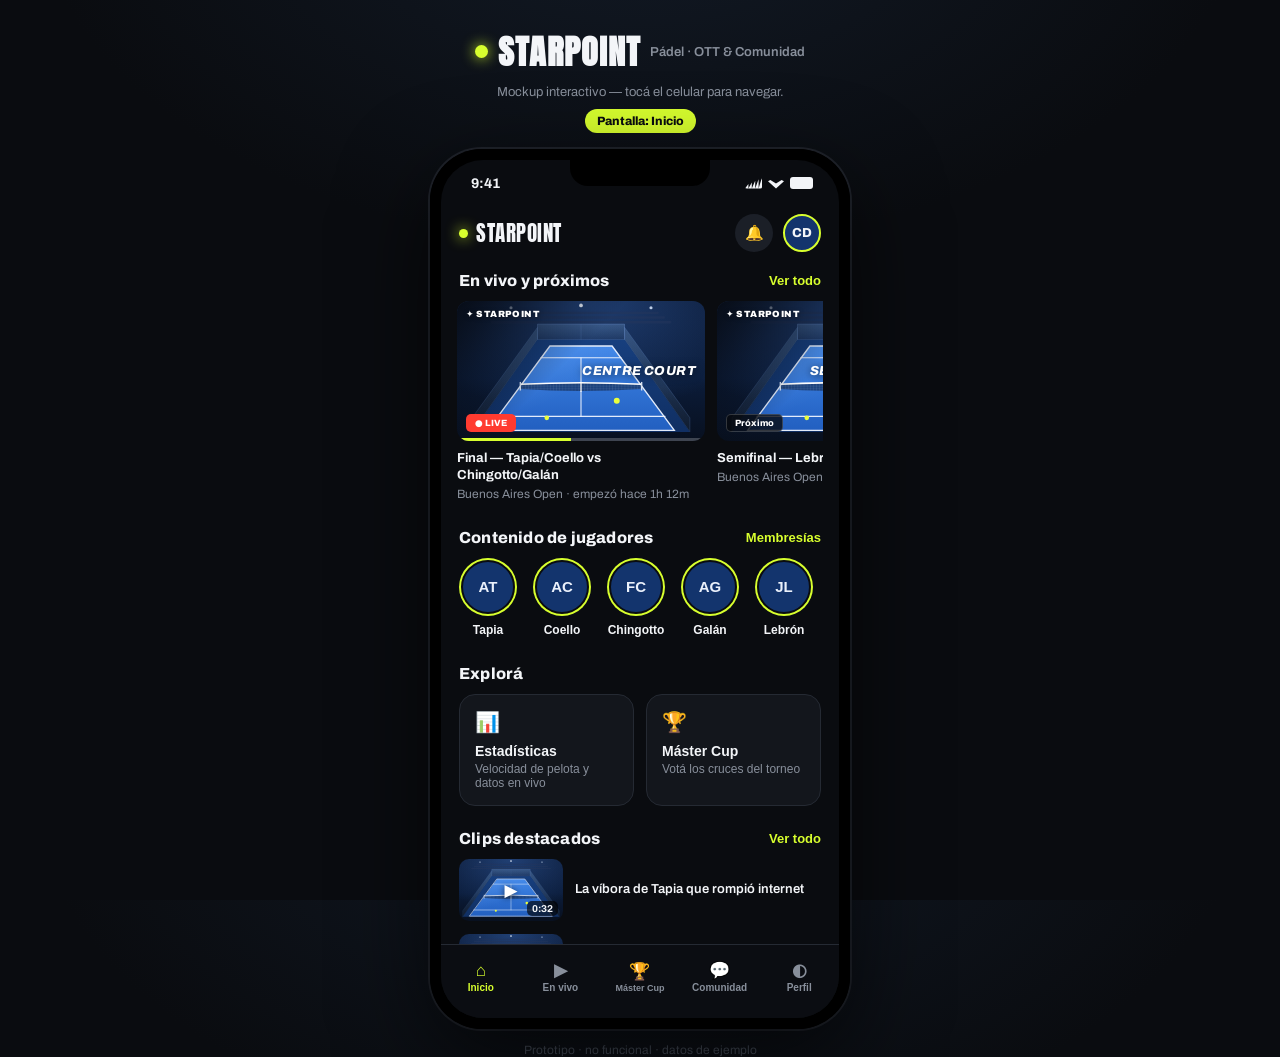
<file: index.html>
<!DOCTYPE html>
<html lang="es">
<head>
  <meta charset="UTF-8" />
  <meta name="viewport" content="width=device-width, initial-scale=1.0" />
  <title>STARPOINT — Mockup interactivo · Pádel OTT</title>
  <link rel="preconnect" href="https://fonts.googleapis.com" />
  <link rel="preconnect" href="https://fonts.gstatic.com" crossorigin />
  <link href="https://fonts.googleapis.com/css2?family=Anton&family=Archivo:wght@400;500;600;700;800;900&display=swap" rel="stylesheet" />
  <link rel="stylesheet" href="styles.css" />
</head>
<body>
  <header class="stage-head">
    <div class="stage-brand">
      <span class="logo-dot"></span>
      <h1>STARPOINT</h1>
      <span class="stage-tag">Pádel · OTT &amp; Comunidad</span>
    </div>
    <p class="stage-sub">Mockup interactivo — tocá el celular para navegar.</p>
    <div class="stage-legend" id="screenLabel">Pantalla: Inicio</div>
  </header>

  <main class="stage">
    <div class="phone">
      <div class="phone-notch"></div>
      <div class="screen">

        <div class="statusbar">
          <span class="sb-time">9:41</span>
          <span class="sb-icons"><i class="sb-net"></i><i class="sb-wifi"></i><i class="sb-bat"></i></span>
        </div>

        <div class="views">

          <!-- ====== INICIO ====== -->
          <section class="view is-active" id="view-inicio">
            <div class="topbar">
              <div class="brand"><span class="logo-dot sm"></span><span class="brand-name">STARPOINT</span></div>
              <div class="topbar-actions">
                <button class="icon-btn" aria-label="Notificaciones">🔔</button>
                <span class="me-chip" data-nav="perfil">CD</span>
              </div>
            </div>

            <div class="scroll">

              <!-- SECCIÓN: En vivo y próximos -->
              <div class="section">
                <div class="row-head"><h2>En vivo y próximos</h2><button class="link" data-nav="vivo">Ver todo</button></div>
                <div class="vcards">
                  <article class="vcard" data-nav="vivo">
                    <div class="vthumb">
                      <span class="vlogo">✦ STARPOINT</span>
                      <span class="vcourt">CENTRE COURT</span>
                      <span class="vbadge live">● LIVE</span>
                      <span class="vbar"><i></i></span>
                    </div>
                    <h4>Final — Tapia/Coello vs Chingotto/Galán</h4>
                    <p class="muted sm">Buenos Aires Open · empezó hace 1h 12m</p>
                  </article>
                  <article class="vcard" data-nav="vivo">
                    <div class="vthumb">
                      <span class="vlogo">✦ STARPOINT</span>
                      <span class="vcourt">SECONDARY COURT</span>
                      <span class="vbadge">Próximo</span>
                    </div>
                    <h4>Semifinal — Lebrón/Stupaczuk</h4>
                    <p class="muted sm">Buenos Aires Open · hoy 20:00</p>
                  </article>
                  <article class="vcard" data-nav="vivo">
                    <div class="vthumb">
                      <span class="vlogo">✦ STARPOINT</span>
                      <span class="vcourt">CENTRE COURT</span>
                      <span class="vbadge">Próximo</span>
                    </div>
                    <h4>Cuartos — Paquito/Yanguas</h4>
                    <p class="muted sm">Valencia Open · mañana 17:30</p>
                  </article>
                </div>
              </div>

              <!-- SECCIÓN: Contenido de jugadores -->
              <div class="section">
                <div class="row-head"><h2>Contenido de jugadores</h2><button class="link" data-nav="membresias">Membresías</button></div>
                <div class="stories">
                  <button class="story" data-nav="membresias"><span class="ring"><span class="ava">AT</span></span>Tapia</button>
                  <button class="story" data-nav="membresias"><span class="ring"><span class="ava">AC</span></span>Coello</button>
                  <button class="story" data-nav="membresias"><span class="ring"><span class="ava">FC</span></span>Chingotto</button>
                  <button class="story" data-nav="membresias"><span class="ring"><span class="ava">AG</span></span>Galán</button>
                  <button class="story" data-nav="membresias"><span class="ring"><span class="ava">JL</span></span>Lebrón</button>
                  <button class="story" data-nav="membresias"><span class="ring"><span class="ava">PN</span></span>Paquito</button>
                </div>
              </div>

              <!-- SECCIÓN: Accesos -->
              <div class="section">
                <div class="row-head"><h2>Explorá</h2></div>
                <div class="tiles">
                  <button class="tile" data-nav="stats">
                    <span class="tile-ico">📊</span>
                    <b>Estadísticas</b>
                    <span class="muted sm">Velocidad de pelota y datos en vivo</span>
                  </button>
                  <button class="tile" data-nav="copa">
                    <span class="tile-ico">🏆</span>
                    <b>Máster Cup</b>
                    <span class="muted sm">Votá los cruces del torneo</span>
                  </button>
                </div>
              </div>

              <!-- SECCIÓN: Clips -->
              <div class="section">
                <div class="row-head"><h2>Clips destacados</h2><button class="link">Ver todo</button></div>
                <div class="clips">
                  <div class="clip"><div class="clip-thumb"><span class="clip-time">0:32</span><span class="clip-play">▶</span></div><p>La víbora de Tapia que rompió internet</p></div>
                  <div class="clip"><div class="clip-thumb"><span class="clip-time">0:48</span><span class="clip-play">▶</span></div><p>Bandeja x3 de Coello en el match point</p></div>
                  <div class="clip"><div class="clip-thumb"><span class="clip-time">1:05</span><span class="clip-play">▶</span></div><p>El punto del año en Buenos Aires</p></div>
                </div>
              </div>

              <div class="spacer"></div>
            </div>
          </section>

          <!-- ====== EN VIVO ====== -->
          <section class="view" id="view-vivo">
            <div class="player-wrap" id="playerWrap">
              <div class="player single live-photo" id="playerMain">
                <button class="icon-btn ghost back-btn" data-nav="inicio">‹</button>
                <span class="badge-live">● EN VIVO</span>
                <span class="viewers">👁 24.310</span>
                <div class="scorebug in-player">
                  <div class="sb-tour">BUENOS AIRES OPEN · FINAL</div>
                  <div class="sb-line"><span class="sb-team"><span class="flag">🇦🇷</span> Tapia / Coello</span><span class="sb-set">6</span><span class="sb-set">4</span><span class="sb-game">30</span></div>
                  <div class="sb-line srv"><span class="sb-team"><span class="flag">🇪🇸</span> Chingotto / Galán</span><span class="sb-set">3</span><span class="sb-set">5</span><span class="sb-game">40</span></div>
                </div>
                <span class="cam-label" id="camLabel">Cámara Principal</span>
              </div>
              <div class="player split-second live-photo2" id="playerSecond">
                <span class="badge-live small">● LIVE</span>
                <span class="cam-label">Lebrón/Stupaczuk · Semis</span>
              </div>
            </div>

            <div class="cam-strip">
              <span class="cam-title">Elegí tu cámara</span>
              <div class="chips" id="camChips">
                <button class="chip is-on" data-cam="Cámara Principal">📹 Principal</button>
                <button class="chip" data-cam="Cámara Táctica (cenital)">🛰️ Táctica</button>
                <button class="chip" data-cam="Player-cam · Tapia">⭐ Player-cam</button>
                <button class="chip" data-cam="Cámara 360°">🔄 360°</button>
              </div>
              <button class="split-toggle" id="splitToggle"><span class="st-ico">⊞</span> Pantalla dividida</button>
            </div>

            <div class="tabs" id="liveTabs">
              <button class="tab is-on" data-tab="stats">Stats</button>
              <button class="tab" data-tab="chat">Chat</button>
              <button class="tab" data-tab="pred">Predicción</button>
            </div>

            <div class="tab-body scroll">
              <div class="tab-pane is-on" id="tab-stats">
                <div class="speed-inline">
                  <div><b>187</b><span class="muted sm">km/h último remate</span></div>
                  <div><b>173</b><span class="muted sm">km/h saque máx.</span></div>
                  <div><b>14</b><span class="muted sm">golpes rally + largo</span></div>
                </div>
                <p class="lbl-min">Probabilidad de victoria · IA</p>
                <div class="winbar">
                  <div class="winbar-fill" style="width:63%"><span>Tapia/Coello 63%</span></div>
                  <div class="winbar-alt"><span>37%</span></div>
                </div>
                <div class="stat-grid">
                  <div class="stat"><span class="sv">71%</span><span class="sl">Efectividad 1er saque</span></div>
                  <div class="stat"><span class="sv">28</span><span class="sl">Winners</span></div>
                  <div class="stat"><span class="sv">92</span><span class="sl">km/h vel. media</span></div>
                  <div class="stat"><span class="sv">9</span><span class="sl">Smashes ganadores</span></div>
                </div>
              </div>

              <div class="tab-pane" id="tab-chat">
                <div class="chat">
                  <div class="msg"><b>@valen.padel</b> qué bestia Tapia 🔥</div>
                  <div class="msg"><b>@mardel09</b> la táctica de subir los dos a la red les sale</div>
                  <div class="msg"><b>@fan_arg</b> arriba ARG 🇦🇷</div>
                  <div class="msg"><b>@padel.es</b> Galán no se rinde, gran defensa</div>
                </div>
                <div class="chat-input"><input placeholder="Escribí en el chat en vivo…" /><button class="send">➤</button></div>
              </div>

              <div class="tab-pane" id="tab-pred">
                <div class="card pred-card">
                  <span class="tag-volt">+50 pts Fantasy</span>
                  <h4>¿Quién gana este game?</h4>
                  <div class="vote-pair" data-vote>
                    <button class="vote-opt"><span class="vo-name">Tapia / Coello</span><span class="vo-bar"><i style="width:0%"></i></span><span class="vo-pct">—</span></button>
                    <button class="vote-opt"><span class="vo-name">Chingotto / Galán</span><span class="vo-bar"><i style="width:0%"></i></span><span class="vo-pct">—</span></button>
                  </div>
                  <p class="muted sm vote-hint">Tocá una opción para votar.</p>
                </div>
              </div>
            </div>
          </section>

          <!-- ====== ESTADÍSTICAS ====== -->
          <section class="view" id="view-stats">
            <div class="topbar">
              <button class="icon-btn ghost" data-nav="inicio">‹</button>
              <div class="brand"><span class="brand-name">Estadísticas</span></div>
              <span class="count-pill"><span class="live-dot"></span> En vivo</span>
            </div>
            <div class="scroll">

              <article class="card speed-card">
                <span class="lbl-min">Velocidad de pelota · IA en vivo</span>
                <div class="speedo"><span class="speed-num" id="speedNum">187</span><span class="speed-unit">km/h</span></div>
                <p class="muted sm speed-cap">Último remate · <b>A. Tapia</b></p>
                <div class="speed-row">
                  <div><b>173</b><span class="muted sm">km/h saque máx.</span></div>
                  <div><b>92</b><span class="muted sm">km/h vel. media</span></div>
                  <div><b>14</b><span class="muted sm">rally + largo</span></div>
                  <div><b>3.240</b><span class="muted sm">metros recorridos</span></div>
                </div>
              </article>

              <article class="card match-stats">
                <div class="ms-head">
                  <div class="ms-team"><span class="flag">🇦🇷</span> Tapia / Coello</div>
                  <div class="ms-score">6 4</div>
                  <div class="ms-team r">Chingotto / Galán <span class="flag">🇪🇸</span></div>
                </div>
                <div class="cmp"><span class="cl">28</span><span class="cbar"><i class="cl-f" style="width:62%"></i><i class="cr-f" style="width:38%"></i></span><span class="cr">17</span></div>
                <p class="cmp-lbl">Winners</p>
                <div class="cmp"><span class="cl">12</span><span class="cbar"><i class="cl-f" style="width:44%"></i><i class="cr-f" style="width:56%"></i></span><span class="cr">15</span></div>
                <p class="cmp-lbl">Errores no forzados</p>
                <div class="cmp"><span class="cl">187</span><span class="cbar"><i class="cl-f" style="width:58%"></i><i class="cr-f" style="width:51%"></i></span><span class="cr">171</span></div>
                <p class="cmp-lbl">Remate más rápido (km/h)</p>
                <div class="cmp"><span class="cl">78%</span><span class="cbar"><i class="cl-f" style="width:78%"></i><i class="cr-f" style="width:55%"></i></span><span class="cr">55%</span></div>
                <p class="cmp-lbl">Puntos ganados en la red</p>
              </article>

              <div class="row-head"><h2>Resultados</h2><button class="link">Calendario</button></div>
              <div class="results">
                <div class="result card">
                  <span class="res-tag">FINAL · BUENOS AIRES OPEN</span>
                  <div class="res-row"><span>Tapia / Coello</span><b>6 7 6</b></div>
                  <div class="res-row muted"><span>Lebrón / Stupaczuk</span><b>4 6 3</b></div>
                </div>
                <div class="result card">
                  <span class="res-tag">SEMIFINAL · BUENOS AIRES OPEN</span>
                  <div class="res-row"><span>Chingotto / Galán</span><b>6 6</b></div>
                  <div class="res-row muted"><span>Paquito / Yanguas</span><b>3 4</b></div>
                </div>
                <div class="result card upcoming">
                  <span class="res-tag volt">PRÓXIMO · VALENCIA OPEN · 18 ENE</span>
                  <div class="res-row"><span>Tapia / Coello</span><b>—</b></div>
                  <div class="res-row"><span>Chingotto / Galán</span><b>—</b></div>
                </div>
              </div>
              <div class="spacer"></div>
            </div>
          </section>

          <!-- ====== MÁSTER CUP ====== -->
          <section class="view" id="view-copa">
            <div class="topbar">
              <div class="brand"><span class="logo-dot sm"></span><span class="brand-name">Máster Cup</span></div>
              <span class="count-pill">⏱ 02:14:08</span>
            </div>
            <div class="scroll">
              <div class="copa-hero card">
                <span class="lbl-min">Pretemporada · vos decidís</span>
                <h2>Vos armás el torneo</h2>
                <p class="muted">Votá quién enfrenta a quién. De 16avos a la final, los cruces los elige la comunidad.</p>
              </div>

              <div class="bracket-stages">
                <button class="stage-pill is-on">16avos</button>
                <button class="stage-pill">8vos</button>
                <button class="stage-pill">4tos</button>
                <button class="stage-pill">Semis</button>
                <button class="stage-pill">Final</button>
              </div>

              <p class="lbl-min">Cruce destacado · votá tu favorito</p>
              <div class="card vote-match" data-vote>
                <button class="vote-opt"><span class="ava">GC</span><span class="vo-name">Galán / Coello</span><span class="vo-bar"><i style="width:0%"></i></span><span class="vo-pct">—</span></button>
                <span class="vs">VS</span>
                <button class="vote-opt"><span class="ava">TS</span><span class="vo-name">Tapia / Jon Sanz</span><span class="vo-bar"><i style="width:0%"></i></span><span class="vo-pct">—</span></button>
              </div>
              <div class="card vote-match" data-vote>
                <button class="vote-opt"><span class="ava">CN</span><span class="vo-name">Chingotto / Coki Nieto</span><span class="vo-bar"><i style="width:0%"></i></span><span class="vo-pct">—</span></button>
                <span class="vs">VS</span>
                <button class="vote-opt"><span class="ava">LY</span><span class="vo-name">Lebrón / Yanguas</span><span class="vo-bar"><i style="width:0%"></i></span><span class="vo-pct">—</span></button>
              </div>

              <div class="mini-bracket card">
                <h4>Tu cuadro</h4>
                <div class="mb-row"><span class="mb-team on">Galán/Coello</span><span class="mb-line"></span></div>
                <div class="mb-row"><span class="mb-team">Tapia/Jon Sanz</span></div>
                <div class="mb-row mb-final"><span class="mb-team">Final · 21 ENE</span></div>
                <div class="mb-row"><span class="mb-team on">Chingotto/Coki Nieto</span><span class="mb-line"></span></div>
                <div class="mb-row"><span class="mb-team">Lebrón/Yanguas</span></div>
              </div>
              <div class="spacer"></div>
            </div>
          </section>

          <!-- ====== COMUNIDAD ====== -->
          <section class="view" id="view-comunidad">
            <div class="topbar">
              <div class="brand"><span class="logo-dot sm"></span><span class="brand-name">Comunidad</span></div>
              <button class="icon-btn">🔍</button>
            </div>
            <div class="scroll">
              <div class="channels">
                <button class="chip is-on"># Todos</button>
                <button class="chip"># Torneos</button>
                <button class="chip"># Técnica</button>
                <button class="chip"># Fantasy</button>
                <button class="chip"># Argentina</button>
              </div>

              <article class="card post">
                <div class="post-head"><span class="ava">MM</span><div><b>@martin.mdq</b><span class="muted sm"> · hace 5 min · #Técnica</span></div></div>
                <p>¿Alguien más nota que Coello cambió la empuñadura para la bandeja? Se ve en la cámara táctica 👀</p>
                <div class="post-actions"><button>❤ 248</button><button>💬 37</button><button>↗</button></div>
              </article>

              <article class="card post">
                <div class="post-head"><span class="ava">RA</span><div><b>STARPOINT Oficial</b><span class="muted sm"> · #Fantasy</span></div></div>
                <p>🏆 Cerró la fecha del Fantasy Pádel. ¿Cómo te fue? Subí tu equipo y comparalo con la comunidad.</p>
                <button class="btn-volt sm" data-nav="perfil">Ver mi equipo</button>
              </article>

              <article class="card post">
                <div class="post-head"><span class="ava">JP</span><div><b>@juanpa.padel</b><span class="muted sm"> · hace 22 min · #Argentina</span></div></div>
                <p>La Máster Cup que arma la gente es la mejor idea del año. Ya voté mi cuadro completo 🇦🇷</p>
                <div class="post-actions"><button>❤ 512</button><button>💬 64</button><button>↗</button></div>
              </article>

              <div class="spacer"></div>
            </div>
            <button class="fab-create">＋</button>
          </section>

          <!-- ====== MEMBRESÍAS ====== -->
          <section class="view" id="view-membresias">
            <div class="topbar">
              <button class="icon-btn ghost" data-nav="inicio">‹</button>
              <div class="brand"><span class="brand-name">Membresías</span></div>
              <span></span>
            </div>
            <div class="scroll">
              <p class="muted">Suscribite a tu jugador favorito y accedé a contenido que no está en ningún otro lado.</p>

              <article class="card member-card">
                <div class="mc-top"><span class="ava big">AT</span><div><b>Agustín Tapia</b><span class="muted sm">Nº1 del ranking</span></div></div>
                <ul class="perks">
                  <li>Vlogs y entrenamientos diarios</li>
                  <li>Entrevistas exclusivas y vestuario</li>
                  <li>Vida cotidiana y detrás de escena</li>
                </ul>
                <div class="mc-foot"><span class="price">USD 5 <span class="muted sm">/ mes</span></span><button class="btn-volt">Suscribirme</button></div>
              </article>

              <article class="card member-card">
                <div class="mc-top"><span class="ava big">FC</span><div><b>Federico Chingotto</b><span class="muted sm">Top 3 · ARG</span></div></div>
                <ul class="perks">
                  <li>Contenido detrás de escena</li>
                  <li>Análisis de sus partidos</li>
                  <li>Lives exclusivos para miembros</li>
                </ul>
                <div class="mc-foot"><span class="price">USD 4 <span class="muted sm">/ mes</span></span><button class="btn-volt">Suscribirme</button></div>
              </article>
              <div class="spacer"></div>
            </div>
          </section>

          <!-- ====== PERFIL ====== -->
          <section class="view" id="view-perfil">
            <div class="topbar">
              <div class="brand"><span class="logo-dot sm"></span><span class="brand-name">Mi perfil</span></div>
              <button class="icon-btn">⚙</button>
            </div>
            <div class="scroll">
              <div class="profile-top">
                <div class="avatar-3d">🎾</div>
                <h2>Cande D.</h2>
                <p class="muted">Nivel 12 · Fan Premium</p>
                <div class="badges">
                  <span class="badge-mini">⭐ Tapia</span>
                  <span class="badge-mini">⭐ Chingotto</span>
                  <span class="badge-mini volt">🔥 Racha 24d</span>
                </div>
                <button class="btn-ghost">Personalizar avatar</button>
              </div>

              <div class="card">
                <div class="row-head plain"><h3>Fantasy Pádel</h3><span class="count-pill">1.840 pts</span></div>
                <div class="fantasy-team">
                  <div class="ft-player"><span class="ava">AT</span><span>Tapia</span><b class="ft-pts">+320</b></div>
                  <div class="ft-player"><span class="ava">FC</span><span>Chingotto</span><b class="ft-pts">+210</b></div>
                  <div class="ft-player"><span class="ava">AC</span><span>Coello</span><b class="ft-pts">+295</b></div>
                </div>
                <p class="muted sm">Puesto 412 de 38.207 · Top 2%</p>
              </div>

              <div class="card">
                <div class="row-head plain"><h3>Mis entradas</h3></div>
                <div class="ticket">
                  <div><b>Final · Buenos Aires Open</b><span class="muted sm">21 ENE · Platea Norte · Fila 4</span></div>
                  <span class="qr">▦</span>
                </div>
                <button class="btn-ghost">Comprar entradas / palcos ↗</button>
              </div>
              <div class="spacer"></div>
            </div>
          </section>

        </div><!-- /views -->

        <nav class="tabbar">
          <button class="tabbar-btn is-on" data-nav="inicio"><span class="ti">⌂</span>Inicio</button>
          <button class="tabbar-btn" data-nav="vivo"><span class="ti">▶</span>En vivo</button>
          <button class="tabbar-btn copa-btn" data-nav="copa"><span class="ti">🏆</span>Máster Cup</button>
          <button class="tabbar-btn" data-nav="comunidad"><span class="ti">💬</span>Comunidad</button>
          <button class="tabbar-btn" data-nav="perfil"><span class="ti">◐</span>Perfil</button>
        </nav>

      </div>
    </div>
  </main>

  <footer class="stage-foot"><span>Prototipo · no funcional · datos de ejemplo</span></footer>
  <script src="app.js"></script>
</body>
</html>
</file>
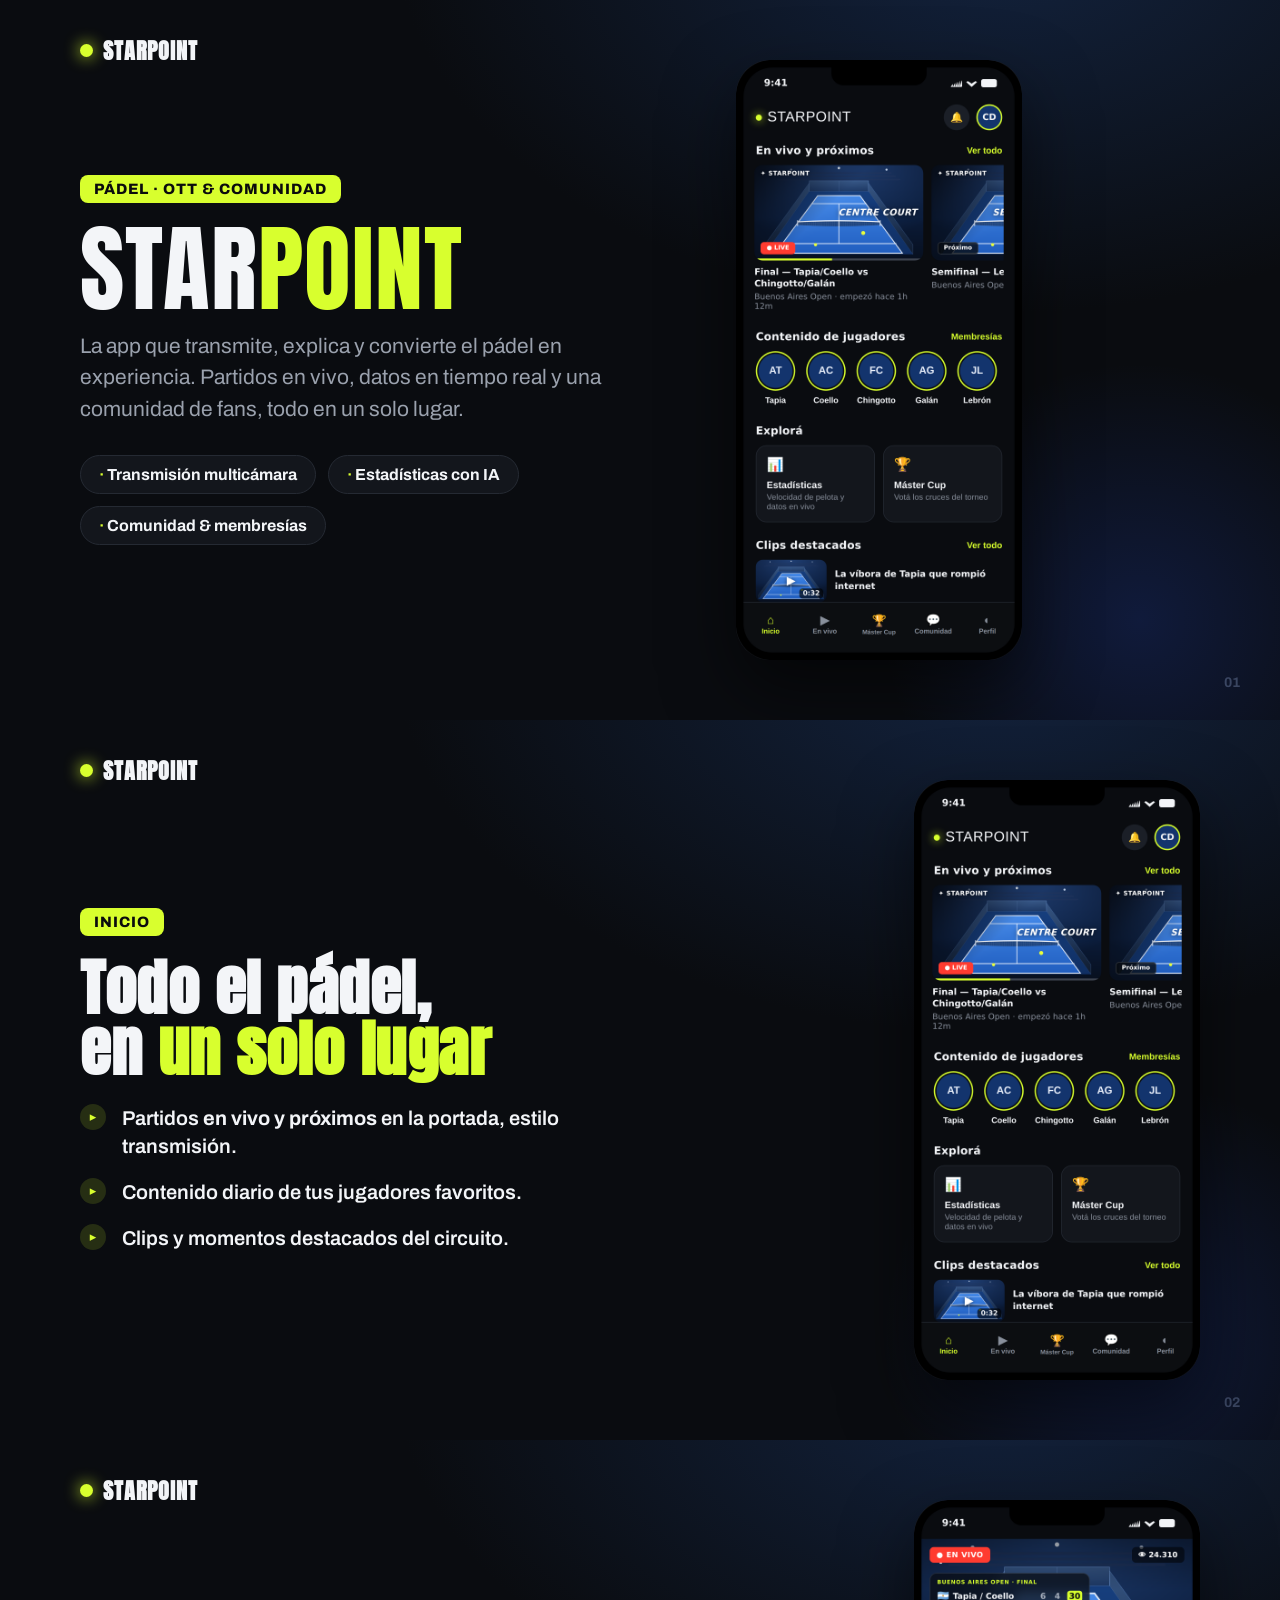
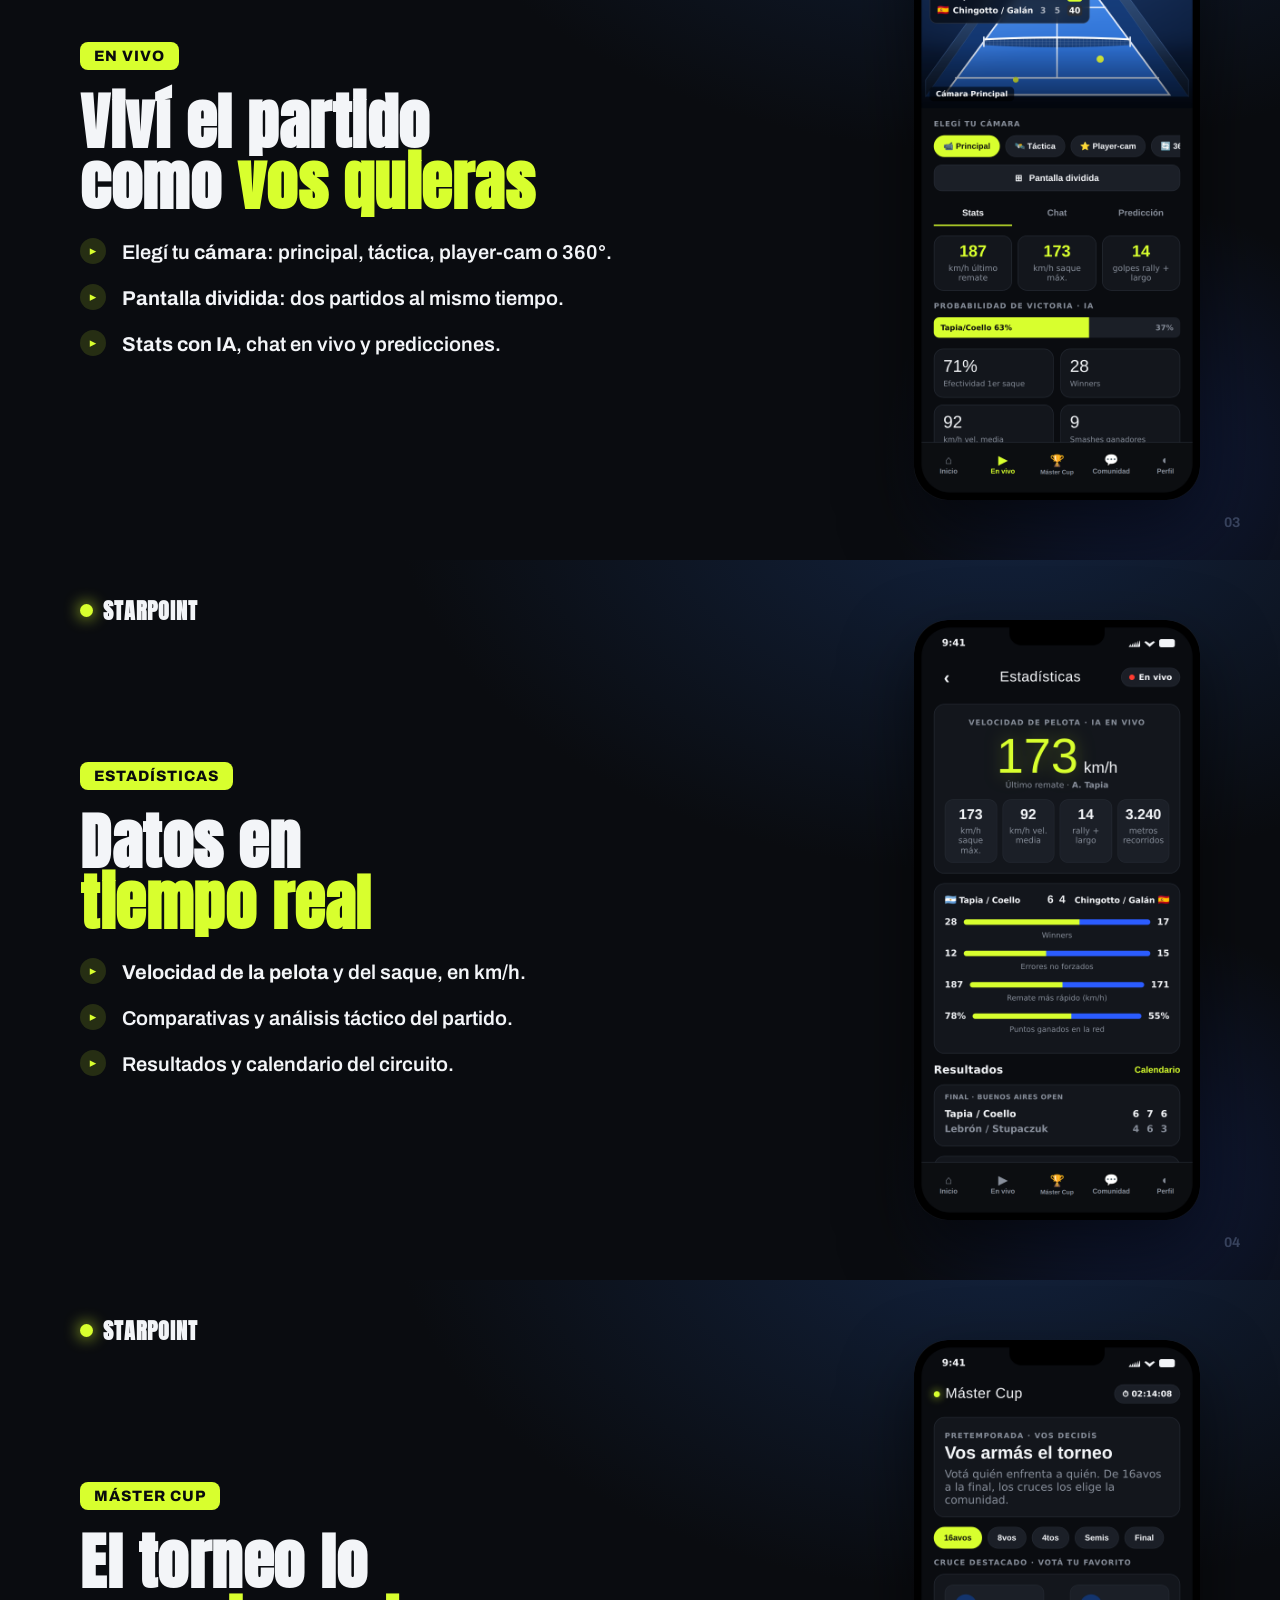
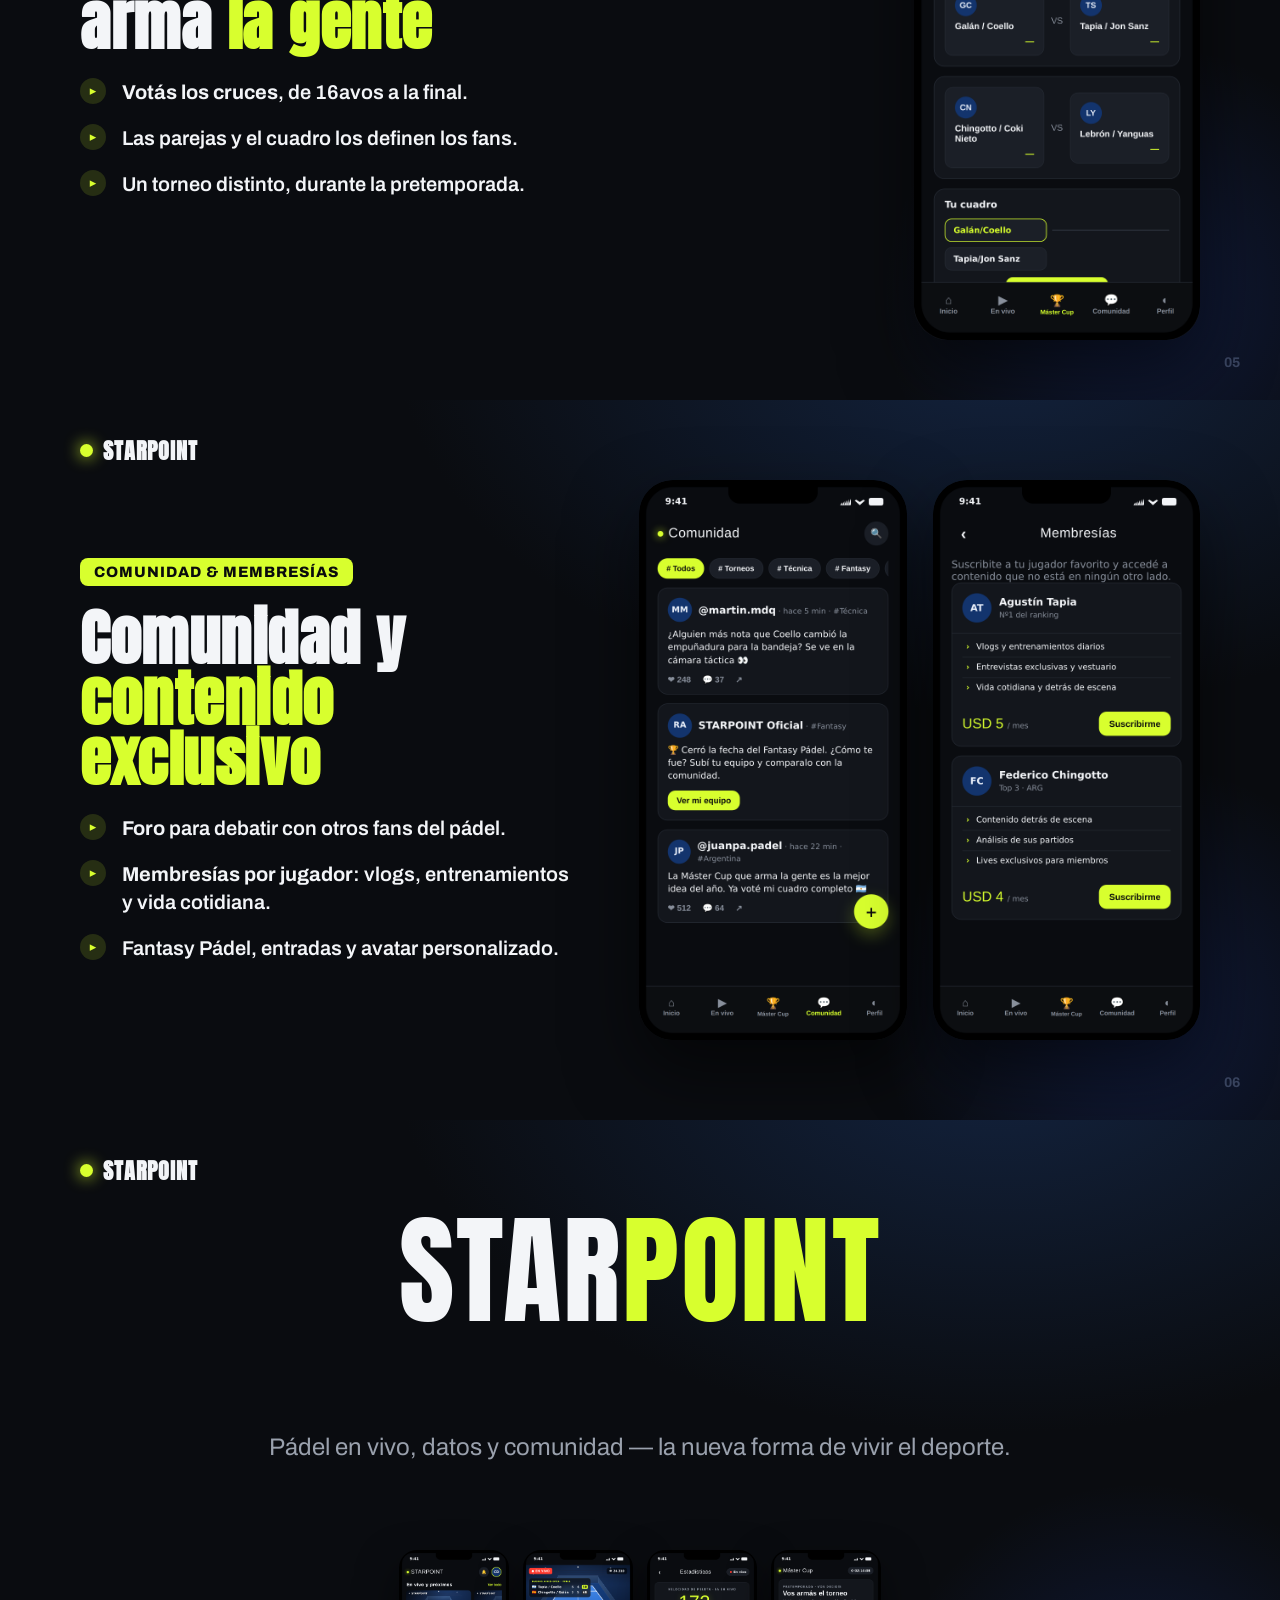
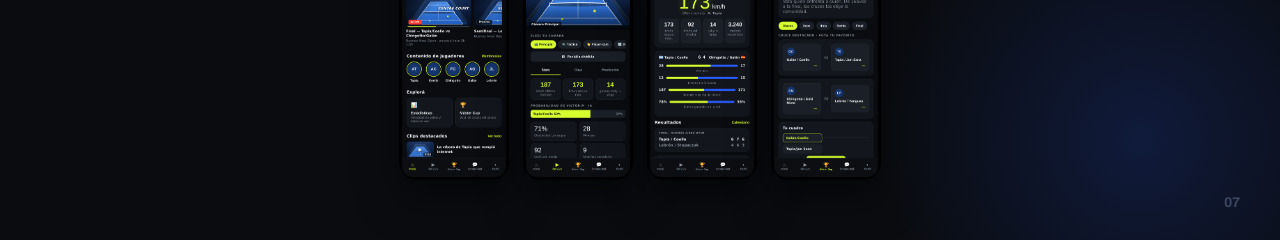
<file: showcase.html>
<!DOCTYPE html>
<html lang="es">
<head>
<meta charset="UTF-8" />
<link href="https://fonts.googleapis.com/css2?family=Anton&family=Archivo:wght@400;500;600;700;800;900&display=swap" rel="stylesheet" />
<style>
  :root{
    --bg:#0a0c10; --surface:#13161c; --line:#252a33;
    --volt:#d8ff2e; --blue:#2b5cff; --navy:#13346d;
    --white:#f3f5f8; --muted:#9aa1ad;
    --display:'Anton','Arial Narrow',sans-serif; --sans:'Archivo',system-ui,sans-serif;
  }
  *{margin:0;padding:0;box-sizing:border-box}
  body{background:#05070b;font-family:var(--sans);color:var(--white)}
  .slide{position:relative;width:1280px;height:720px;overflow:hidden;
    background:radial-gradient(1100px 700px at 78% -10%,#13233f 0%,#0a0c10 55%);
    display:flex;align-items:center;gap:56px;padding:72px 80px}
  .slide::after{content:"";position:absolute;right:-120px;bottom:-160px;width:520px;height:520px;border-radius:50%;
    background:radial-gradient(circle,rgba(43,92,255,.18),transparent 70%);pointer-events:none}
  .corner{position:absolute;top:34px;left:80px;display:flex;align-items:center;gap:10px;z-index:3}
  .dot{width:13px;height:13px;border-radius:50%;background:var(--volt);box-shadow:0 0 16px var(--volt)}
  .corner b{font-family:var(--display);font-size:22px;letter-spacing:1px}
  .pageno{position:absolute;bottom:30px;right:40px;color:#3c434f;font-size:14px;font-weight:700}

  /* lado texto */
  .text{flex:1;z-index:2}
  .kicker{display:inline-block;background:var(--volt);color:#0a0b0d;font-weight:800;font-size:15px;
    letter-spacing:1px;padding:6px 14px;border-radius:8px;margin-bottom:22px;text-transform:uppercase}
  .text h2{font-family:var(--display);font-size:62px;line-height:.98;letter-spacing:.5px;margin-bottom:24px}
  .text h2 span{color:var(--volt)}
  .text p.lead{font-size:21px;color:var(--muted);line-height:1.5;margin-bottom:28px;max-width:560px}
  ul{list-style:none;display:flex;flex-direction:column;gap:18px}
  li{position:relative;padding-left:42px;font-size:20px;font-weight:600;line-height:1.4;max-width:580px}
  li .mk{position:absolute;left:0;top:0;width:26px;height:26px;border-radius:50%;background:rgba(216,255,46,.14);
    color:var(--volt);display:grid;place-items:center;font-size:13px;font-weight:900}
  li b{color:var(--white)}

  /* lado celular */
  .device{flex:0 0 auto;display:flex;gap:26px;align-items:center;z-index:2}
  .device img{height:600px;border-radius:34px;box-shadow:0 30px 70px rgba(0,0,0,.55)}
  .device.two img{height:560px}

  /* portada */
  .cover{flex-direction:column;justify-content:center;align-items:flex-start;gap:0}
  #s1 .text{max-width:600px}
  #s1 .big{font-family:var(--display);font-size:96px;line-height:.92;letter-spacing:1px;margin-bottom:6px}
  #s1 .big span{color:var(--volt)}
  #s1 .tag{font-size:21px;color:var(--muted);line-height:1.5;margin:18px 0 4px;max-width:560px}
  #s1 .pills{display:flex;gap:12px;margin-top:30px;flex-wrap:wrap}
  #s1 .pill{border:1px solid var(--line);background:var(--surface);border-radius:999px;padding:10px 18px;font-weight:700;font-size:16px}
  #s1 .pill b{color:var(--volt)}
  .cover .big{font-family:var(--display);font-size:150px;line-height:.9;letter-spacing:2px}
  .cover .big span{color:var(--volt)}
  .cover .tag{font-size:26px;color:var(--muted);margin-top:26px;max-width:760px;line-height:1.45}
  .cover .pills{display:flex;gap:12px;margin-top:40px;flex-wrap:wrap}
  .cover .pill{border:1px solid var(--line);background:var(--surface);border-radius:999px;
    padding:11px 20px;font-weight:700;font-size:17px}
  .cover .pill b{color:var(--volt)}
  .cover-courts{position:absolute;right:-60px;top:50%;transform:translateY(-50%);opacity:.5}
  .cover-courts img{width:620px;border-radius:18px}

  /* cierre */
  .closing{justify-content:center;align-items:center;text-align:center;flex-direction:column}
  .closing .big{font-family:var(--display);font-size:120px;letter-spacing:2px}
  .closing .big span{color:var(--volt)}
  .closing .row{display:flex;gap:14px;margin-top:34px}
  .closing .row img{height:230px;border-radius:18px;box-shadow:0 18px 40px rgba(0,0,0,.5)}
</style>
</head>
<body>

  <!-- 1 · PORTADA -->
  <section class="slide" id="s1">
    <div class="corner"><span class="dot"></span><b>STARPOINT</b></div>
    <div class="text">
      <span class="kicker">Pádel · OTT &amp; Comunidad</span>
      <div class="big">STAR<span>POINT</span></div>
      <p class="tag">La app que transmite, explica y convierte el pádel en experiencia. Partidos en vivo, datos en tiempo real y una comunidad de fans, todo en un solo lugar.</p>
      <div class="pills">
        <span class="pill"><b>·</b> Transmisión multicámara</span>
        <span class="pill"><b>·</b> Estadísticas con IA</span>
        <span class="pill"><b>·</b> Comunidad &amp; membresías</span>
      </div>
    </div>
    <div class="device"><img src="mockups/inicio.png" alt="STARPOINT"></div>
    <div class="pageno">01</div>
  </section>

  <!-- 2 · INICIO -->
  <section class="slide" id="s2">
    <div class="corner"><span class="dot"></span><b>STARPOINT</b></div>
    <div class="text">
      <span class="kicker">Inicio</span>
      <h2>Todo el pádel,<br>en <span>un solo lugar</span></h2>
      <ul>
        <li><span class="mk">▸</span> Partidos <b>en vivo y próximos</b> en la portada, estilo transmisión.</li>
        <li><span class="mk">▸</span> Contenido diario de tus jugadores favoritos.</li>
        <li><span class="mk">▸</span> Clips y momentos destacados del circuito.</li>
      </ul>
    </div>
    <div class="device"><img src="mockups/inicio.png" alt="Inicio"></div>
    <div class="pageno">02</div>
  </section>

  <!-- 3 · EN VIVO -->
  <section class="slide" id="s3">
    <div class="corner"><span class="dot"></span><b>STARPOINT</b></div>
    <div class="text">
      <span class="kicker">En vivo</span>
      <h2>Viví el partido<br>como <span>vos quieras</span></h2>
      <ul>
        <li><span class="mk">▸</span> Elegí tu <b>cámara</b>: principal, táctica, player-cam o 360°.</li>
        <li><span class="mk">▸</span> <b>Pantalla dividida</b>: dos partidos al mismo tiempo.</li>
        <li><span class="mk">▸</span> <b>Stats con IA</b>, chat en vivo y predicciones.</li>
      </ul>
    </div>
    <div class="device"><img src="mockups/vivo.png" alt="En vivo"></div>
    <div class="pageno">03</div>
  </section>

  <!-- 4 · ESTADÍSTICAS -->
  <section class="slide" id="s4">
    <div class="corner"><span class="dot"></span><b>STARPOINT</b></div>
    <div class="text">
      <span class="kicker">Estadísticas</span>
      <h2>Datos en<br><span>tiempo real</span></h2>
      <ul>
        <li><span class="mk">▸</span> <b>Velocidad de la pelota</b> y del saque, en km/h.</li>
        <li><span class="mk">▸</span> Comparativas y análisis táctico del partido.</li>
        <li><span class="mk">▸</span> Resultados y calendario del circuito.</li>
      </ul>
    </div>
    <div class="device"><img src="mockups/stats.png" alt="Estadísticas"></div>
    <div class="pageno">04</div>
  </section>

  <!-- 5 · MÁSTER CUP -->
  <section class="slide" id="s5">
    <div class="corner"><span class="dot"></span><b>STARPOINT</b></div>
    <div class="text">
      <span class="kicker">Máster Cup</span>
      <h2>El torneo lo<br>arma <span>la gente</span></h2>
      <ul>
        <li><span class="mk">▸</span> <b>Votás los cruces</b>, de 16avos a la final.</li>
        <li><span class="mk">▸</span> Las parejas y el cuadro los definen los fans.</li>
        <li><span class="mk">▸</span> Un torneo distinto, durante la pretemporada.</li>
      </ul>
    </div>
    <div class="device"><img src="mockups/copa.png" alt="Máster Cup"></div>
    <div class="pageno">05</div>
  </section>

  <!-- 6 · COMUNIDAD & MEMBRESÍAS -->
  <section class="slide" id="s6">
    <div class="corner"><span class="dot"></span><b>STARPOINT</b></div>
    <div class="text">
      <span class="kicker">Comunidad &amp; Membresías</span>
      <h2>Comunidad y<br><span>contenido exclusivo</span></h2>
      <ul>
        <li><span class="mk">▸</span> <b>Foro</b> para debatir con otros fans del pádel.</li>
        <li><span class="mk">▸</span> <b>Membresías por jugador</b>: vlogs, entrenamientos y vida cotidiana.</li>
        <li><span class="mk">▸</span> Fantasy Pádel, entradas y avatar personalizado.</li>
      </ul>
    </div>
    <div class="device two"><img src="mockups/comunidad.png" alt="Comunidad"><img src="mockups/membresias.png" alt="Membresías"></div>
    <div class="pageno">06</div>
  </section>

  <!-- 7 · CIERRE -->
  <section class="slide closing" id="s7">
    <div class="corner"><span class="dot"></span><b>STARPOINT</b></div>
    <div class="big">STAR<span>POINT</span></div>
    <p class="tag" style="color:var(--muted);font-size:24px;margin-top:18px">Pádel en vivo, datos y comunidad — la nueva forma de vivir el deporte.</p>
    <div class="row">
      <img src="mockups/inicio.png" alt=""><img src="mockups/vivo.png" alt=""><img src="mockups/stats.png" alt=""><img src="mockups/copa.png" alt="">
    </div>
    <div class="pageno">07</div>
  </section>

</body>
</html>
</file>
<file: styles.css>
/* ===================== STARPOINT · Pádel OTT — Mockup minimalista ===================== */
:root{
  --bg:#0a0c10;
  --surface:#13161c;
  --surface-2:#1b1f27;
  --line:#252a33;
  --volt:#d8ff2e;            /* amarillo */
  --blue:#2b5cff;            /* azul */
  --navy:#13346d;            /* azul avatar */
  --white:#f3f5f8;
  --muted:#888f9b;
  --live:#ff3b30;
  --display:'Anton','Archivo Black','Arial Narrow',sans-serif;
  --sans:'Archivo',system-ui,-apple-system,'Segoe UI',Roboto,sans-serif;
}
*{box-sizing:border-box;margin:0;padding:0}
html,body{height:100%}
body{font-family:var(--sans);color:var(--white);-webkit-font-smoothing:antialiased;
  background:radial-gradient(1100px 650px at 50% -12%,#121a26 0%,#0a0c10 55%);
  display:flex;flex-direction:column;align-items:center;min-height:100vh;padding:26px 16px 12px}

/* ---------- Backdrop ---------- */
.stage-head{text-align:center;max-width:520px;margin-bottom:16px}
.stage-brand{display:flex;align-items:center;justify-content:center;gap:10px;flex-wrap:wrap}
.stage-brand h1{font-family:var(--display);font-size:34px;letter-spacing:1px}
.stage-tag{color:var(--muted);font-weight:600;font-size:13px}
.stage-sub{color:var(--muted);font-size:13px;margin-top:8px}
.stage-legend{display:inline-block;margin-top:10px;font-size:12px;font-weight:800;
  color:var(--bg);background:var(--volt);padding:5px 12px;border-radius:999px}
.stage-foot{color:#444b57;font-size:12px;margin-top:14px}
.logo-dot{width:13px;height:13px;border-radius:50%;background:var(--volt);box-shadow:0 0 14px var(--volt)}
.logo-dot.sm{width:9px;height:9px}

/* ---------- Phone ---------- */
.stage{display:flex;justify-content:center}
.phone{position:relative;width:420px;height:880px;background:#000;border-radius:52px;padding:11px;
  box-shadow:0 30px 90px rgba(0,0,0,.65),0 0 0 2px #20242c,inset 0 0 0 6px #000}
.phone-notch{position:absolute;top:11px;left:50%;transform:translateX(-50%);width:140px;height:26px;
  background:#000;border-radius:0 0 18px 18px;z-index:30}
.screen{position:relative;width:100%;height:100%;background:var(--bg);border-radius:42px;overflow:hidden;
  display:flex;flex-direction:column}

/* ---------- Status bar ---------- */
.statusbar{height:46px;flex:0 0 46px;display:flex;align-items:center;justify-content:space-between;
  padding:0 26px 0 30px;font-size:14px;font-weight:700;z-index:20}
.sb-icons{display:flex;gap:6px;align-items:center}
.sb-net,.sb-wifi,.sb-bat{display:inline-block;background:var(--white);border-radius:2px}
.sb-net{width:17px;height:11px;clip-path:polygon(0 100%,20% 60%,20% 100%,40% 45%,40% 100%,60% 30%,60% 100%,80% 15%,80% 100%,100% 0,100% 100%)}
.sb-wifi{width:16px;height:11px;clip-path:polygon(50% 100%,0 35%,15% 22%,50% 55%,85% 22%,100% 35%)}
.sb-bat{width:23px;height:12px;border-radius:3px}

/* ---------- Views ---------- */
.views{position:relative;flex:1;overflow:hidden}
.view{position:absolute;inset:0;display:flex;flex-direction:column;opacity:0;transform:translateY(8px);
  pointer-events:none;transition:opacity .22s,transform .22s}
.view.is-active{opacity:1;transform:none;pointer-events:auto}
.scroll{flex:1;overflow-y:auto;padding:8px 18px 16px}
.scroll::-webkit-scrollbar{width:0}
.spacer{height:16px}
.section{margin-bottom:24px}

/* ---------- Topbar ---------- */
.topbar{display:flex;align-items:center;justify-content:space-between;padding:8px 18px 12px}
.brand{display:flex;align-items:center;gap:8px}
.brand-name{font-family:var(--display);font-size:21px;letter-spacing:.5px}
.topbar-actions{display:flex;align-items:center;gap:10px}
.icon-btn{background:var(--surface-2);border:none;color:var(--white);width:38px;height:38px;border-radius:50%;
  font-size:15px;cursor:pointer;display:grid;place-items:center}
.icon-btn.ghost{background:transparent;font-size:26px;font-weight:700}
.me-chip{width:38px;height:38px;border-radius:50%;background:var(--navy);display:grid;place-items:center;
  font-weight:800;font-size:13px;cursor:pointer;border:2px solid var(--volt)}

/* ---------- Section headers ---------- */
.row-head{display:flex;align-items:center;justify-content:space-between;margin-bottom:12px}
.row-head h2{font-size:16px;font-weight:800;letter-spacing:.2px}
.row-head h3{font-size:15px;font-weight:800}
.row-head.plain{margin-bottom:10px}
.link{background:none;border:none;color:var(--volt);font-weight:700;font-size:13px;cursor:pointer}
.lbl-min{font-size:11px;font-weight:800;text-transform:uppercase;letter-spacing:1.2px;color:var(--muted);margin-bottom:10px}

/* ---------- Cards / utils ---------- */
.card{background:var(--surface);border:1px solid var(--line);border-radius:16px;padding:15px;margin-bottom:14px}
.muted{color:var(--muted)}
.sm{font-size:12px}
.tag-volt{display:inline-block;background:var(--volt);color:#0a0b0d;font-weight:800;font-size:11px;
  padding:3px 9px;border-radius:6px;margin-bottom:6px}
.btn-volt{background:var(--volt);color:#0a0b0d;border:none;font-weight:800;font-size:14px;
  padding:11px 16px;border-radius:12px;cursor:pointer}
.btn-volt.sm{padding:8px 14px;font-size:13px}
.btn-ghost{background:transparent;border:1px solid var(--line);color:var(--white);font-weight:700;
  font-size:13px;padding:11px 14px;border-radius:12px;cursor:pointer;width:100%}
.count-pill{background:var(--surface-2);border:1px solid var(--line);font-size:12px;font-weight:800;
  padding:6px 11px;border-radius:999px;display:inline-flex;align-items:center;gap:6px}
.live-dot{width:8px;height:8px;border-radius:50%;background:var(--live);
  box-shadow:0 0 0 0 rgba(255,59,48,.6);animation:pulse 1.4s infinite}
@keyframes pulse{0%{box-shadow:0 0 0 0 rgba(255,59,48,.6)}70%{box-shadow:0 0 0 7px rgba(255,59,48,0)}100%{box-shadow:0 0 0 0 rgba(255,59,48,0)}}
.flag{font-size:14px}

/* ---------- Tarjetas "En vivo y próximos" (estilo transmisión) ---------- */
.vcards{display:flex;gap:12px;overflow-x:auto;padding-bottom:4px;margin:0 -2px}
.vcards::-webkit-scrollbar{height:0}
.vcard{flex:0 0 248px;cursor:pointer}
.vthumb{position:relative;aspect-ratio:16/9;border-radius:12px;overflow:hidden;
  background:#0d1f44 url('assets/court-card.svg') center/cover}
.vthumb::before{content:"";position:absolute;inset:0;
  background:linear-gradient(135deg,rgba(6,10,18,.92),rgba(6,10,18,.42) 22%,rgba(6,10,18,0) 44%)}
.vlogo{position:absolute;top:8px;left:9px;z-index:2;font-size:9px;font-weight:900;letter-spacing:.4px;
  color:#fff;text-shadow:0 1px 4px rgba(0,0,0,.5)}
.vcourt{position:absolute;right:9px;top:50%;transform:translateY(-50%);z-index:2;font-style:italic;
  font-weight:800;font-size:13px;color:#fff;text-align:right;letter-spacing:.4px;max-width:62%;
  text-shadow:0 1px 8px rgba(0,0,0,.7)}
.vbadge{position:absolute;left:9px;bottom:9px;z-index:2;font-size:9px;font-weight:800;padding:3px 8px;
  border-radius:5px;background:rgba(8,11,16,.8);color:#fff;border:1px solid rgba(255,255,255,.18)}
.vbadge.live{background:var(--live);border-color:transparent}
.vbar{position:absolute;left:0;right:0;bottom:0;height:3px;background:rgba(255,255,255,.22);z-index:2}
.vbar i{display:block;height:100%;width:46%;background:var(--volt)}
.vcard h4{font-size:13px;font-weight:700;line-height:1.32;margin:9px 0 3px}

/* ---------- Stories (avatares unificados) ---------- */
.stories{display:flex;gap:16px;overflow-x:auto;padding-bottom:4px}
.stories::-webkit-scrollbar{height:0}
.story{background:none;border:none;color:var(--white);font-size:12px;font-weight:600;cursor:pointer;
  display:flex;flex-direction:column;align-items:center;gap:7px;flex:0 0 auto}
.ring{padding:2px;border-radius:50%;background:var(--volt)}
.ava{width:54px;height:54px;border-radius:50%;display:grid;place-items:center;font-weight:800;font-size:15px;
  color:#eaf0fb;background:var(--navy)}
.ring .ava{width:54px;height:54px;border:2px solid var(--bg)}
.ava.big{width:46px;height:46px;font-size:15px}

/* ---------- Tiles "Explorá" ---------- */
.tiles{display:grid;grid-template-columns:1fr 1fr;gap:12px}
.tile{display:flex;flex-direction:column;align-items:flex-start;gap:3px;text-align:left;cursor:pointer;
  background:var(--surface);border:1px solid var(--line);border-radius:16px;padding:15px;color:var(--white)}
.tile-ico{font-size:20px;margin-bottom:6px}
.tile b{font-size:14px}

/* ---------- Clips ---------- */
.clips{display:flex;flex-direction:column;gap:13px}
.clip{display:flex;gap:12px;align-items:center}
.clip-thumb{position:relative;width:104px;height:62px;border-radius:10px;flex:0 0 104px;overflow:hidden;
  background:#0d1f44 url('assets/court-card.svg') center/cover}
.clip-time{position:absolute;bottom:5px;right:5px;background:rgba(0,0,0,.65);font-size:10px;font-weight:700;
  padding:2px 5px;border-radius:5px}
.clip-play{position:absolute;inset:0;display:grid;place-items:center;font-size:17px;color:#fff;
  text-shadow:0 1px 6px rgba(0,0,0,.6)}
.clip p{font-size:13px;font-weight:600;line-height:1.35}

/* ---------- Reproductor en vivo ---------- */
.player-wrap{display:flex;gap:6px}
.player{position:relative;height:248px;flex:1;overflow:hidden}
.player::before{content:"";position:absolute;inset:0;z-index:1;
  background:linear-gradient(180deg,rgba(0,0,0,.4),rgba(0,0,0,0) 30%,rgba(0,0,0,0) 62%,rgba(0,0,0,.55))}
.player .badge-live,.player .viewers,.player .scorebug,.player .cam-label,.player .back-btn{z-index:3}
.live-photo,.live-photo2{background:#0d1f44 url('assets/court-card.svg') center/cover}
.player.split-second{display:none}
.player-wrap.split .split-second{display:block}
.back-btn{position:absolute;top:10px;left:8px;color:#fff}
.badge-live{position:absolute;top:12px;left:12px;background:var(--live);color:#fff;font-weight:800;font-size:11px;
  padding:5px 10px;border-radius:6px;letter-spacing:.5px}
.badge-live.small{font-size:9px;padding:3px 7px;top:8px;left:8px}
.viewers{position:absolute;top:12px;right:12px;background:rgba(0,0,0,.55);color:#fff;font-size:11px;
  font-weight:700;padding:5px 10px;border-radius:6px}
.cam-label{position:absolute;bottom:10px;left:12px;background:rgba(0,0,0,.6);font-size:11px;font-weight:700;
  padding:4px 9px;border-radius:6px}
.split-second .cam-label{bottom:8px;left:8px;font-size:10px}

/* Scorebug */
.scorebug{background:rgba(8,11,16,.72);backdrop-filter:blur(8px);border:1px solid rgba(255,255,255,.12);
  border-radius:10px;padding:8px 10px}
.scorebug.in-player{position:absolute;top:50px;left:12px}
.sb-tour{font-size:8px;font-weight:800;letter-spacing:.7px;color:var(--volt);margin-bottom:5px}
.sb-line{display:flex;align-items:center;gap:8px;font-size:12px;font-weight:800;padding:2px 0}
.sb-team{flex:1;display:flex;align-items:center;gap:6px;min-width:128px}
.sb-set{width:13px;text-align:center;color:#aab2bf;font-variant-numeric:tabular-nums}
.sb-game{width:22px;text-align:center;background:var(--volt);color:#0a0b0d;border-radius:4px;padding:1px 0}
.sb-line.srv .sb-game{background:#2a2e36;color:#fff}

/* Cámaras */
.cam-strip{padding:12px 18px 2px}
.cam-title{font-size:11px;font-weight:800;text-transform:uppercase;letter-spacing:1px;color:var(--muted)}
.chips{display:flex;gap:8px;overflow-x:auto;padding:9px 0}
.chips::-webkit-scrollbar{height:0}
.chip{background:var(--surface-2);border:1px solid var(--line);color:var(--white);font-weight:700;font-size:12px;
  padding:8px 13px;border-radius:999px;cursor:pointer;white-space:nowrap;flex:0 0 auto}
.chip.is-on{background:var(--volt);color:#0a0b0d;border-color:var(--volt)}
.split-toggle{width:100%;margin-top:2px;background:var(--surface-2);border:1px solid var(--line);color:var(--white);
  font-weight:800;font-size:13px;padding:11px;border-radius:12px;cursor:pointer}
.split-toggle.is-on{background:var(--blue);border-color:var(--blue)}
.st-ico{margin-right:6px}

/* Tabs */
.tabs{display:flex;gap:8px;padding:12px 18px 0}
.tab{flex:1;background:none;border:none;color:var(--muted);font-weight:800;font-size:13px;padding:10px 4px;
  border-bottom:2px solid transparent;cursor:pointer}
.tab.is-on{color:var(--white);border-color:var(--volt)}
.tab-body{padding-top:14px}
.tab-pane{display:none}
.tab-pane.is-on{display:block;animation:fade .22s}
@keyframes fade{from{opacity:0}to{opacity:1}}

/* Stats inline */
.speed-inline{display:flex;gap:8px;margin-bottom:16px}
.speed-inline div{flex:1;background:var(--surface);border:1px solid var(--line);border-radius:14px;padding:11px;text-align:center}
.speed-inline b{font-family:var(--display);font-size:24px;color:var(--volt);display:block;line-height:1}
.speed-inline span{display:block;margin-top:5px}
.winbar{display:flex;height:30px;border-radius:8px;overflow:hidden;font-size:11px;font-weight:800;margin-bottom:16px}
.winbar-fill{background:var(--volt);color:#0a0b0d;display:flex;align-items:center;padding:0 10px}
.winbar-alt{background:var(--surface-2);color:var(--muted);flex:1;display:flex;align-items:center;justify-content:flex-end;padding:0 10px}
.stat-grid{display:grid;grid-template-columns:1fr 1fr;gap:10px}
.stat{background:var(--surface);border:1px solid var(--line);border-radius:14px;padding:13px}
.sv{font-family:var(--display);font-size:25px;display:block;line-height:1}
.sl{font-size:11px;color:var(--muted);display:block;margin-top:6px}

/* Chat */
.chat{display:flex;flex-direction:column;gap:10px;margin-bottom:12px}
.msg{background:var(--surface);border:1px solid var(--line);border-radius:12px;padding:10px 12px;font-size:13px}
.msg b{font-weight:800;margin-right:5px;color:var(--volt)}
.chat-input{display:flex;gap:8px}
.chat-input input{flex:1;background:var(--surface-2);border:1px solid var(--line);border-radius:12px;
  padding:11px 14px;color:var(--white);font-family:inherit;font-size:13px}
.chat-input input::placeholder{color:var(--muted)}
.send{background:var(--volt);border:none;color:#0a0b0d;width:44px;border-radius:12px;font-size:16px;cursor:pointer}

/* Votación / predicción */
.pred-card h4{font-size:15px;margin:6px 0 12px}
.vote-pair{display:flex;flex-direction:column;gap:10px}
.vote-opt{position:relative;background:var(--surface-2);border:1px solid var(--line);border-radius:12px;
  padding:13px 14px;cursor:pointer;display:flex;align-items:center;gap:10px;overflow:hidden;color:var(--white);text-align:left}
.vote-opt .vo-name{font-weight:800;font-size:13px;z-index:2}
.vote-opt .vo-bar{position:absolute;inset:0}
.vote-opt .vo-bar i{position:absolute;left:0;top:0;bottom:0;background:rgba(216,255,46,.18);transition:width .6s}
.vote-opt .vo-pct{margin-left:auto;font-weight:800;font-size:13px;color:var(--volt);z-index:2}
.vote-opt.voted{border-color:var(--volt)}
.vote-hint{margin-top:10px}
.vote-match{display:flex;align-items:center;gap:10px}
.vote-match .vote-opt{flex:1;flex-direction:column;align-items:flex-start;gap:7px}
.vote-match .ava{width:32px;height:32px;font-size:12px}
.vs{font-family:var(--display);font-size:13px;color:var(--muted)}

/* Estadísticas */
.speed-card{text-align:center}
.speedo{display:flex;align-items:baseline;justify-content:center;gap:8px;margin:10px 0 2px}
.speed-num{font-family:var(--display);font-size:72px;line-height:.9;color:var(--volt);text-shadow:0 0 28px rgba(216,255,46,.35)}
.speed-unit{font-family:var(--display);font-size:23px}
.speed-cap{margin-bottom:14px}
.speed-row{display:flex;gap:8px}
.speed-row div{flex:1;background:var(--surface-2);border:1px solid var(--line);border-radius:12px;padding:10px 6px}
.speed-row b{font-family:var(--display);font-size:21px;display:block}
.speed-row span{display:block;margin-top:4px;line-height:1.2}
.ms-head{display:flex;align-items:center;justify-content:space-between;gap:6px;margin-bottom:16px;font-size:12px;font-weight:800}
.ms-team{flex:1}.ms-team.r{text-align:right}
.ms-score{font-family:var(--display);font-size:16px;letter-spacing:2px}
.cmp{display:flex;align-items:center;gap:10px;font-weight:800;font-size:13px}
.cbar{flex:1;display:flex;height:8px;border-radius:4px;overflow:hidden;background:var(--surface-2)}
.cbar i{display:block;height:100%}
.cl-f{background:var(--volt)}
.cr-f{background:var(--blue);margin-left:auto}
.cmp-lbl{text-align:center;font-size:11px;color:var(--muted);margin:5px 0 13px}
.results{display:flex;flex-direction:column}
.result{padding:13px 15px}
.res-tag{font-size:10px;font-weight:800;letter-spacing:.5px;color:var(--muted);display:block;margin-bottom:8px}
.res-tag.volt{color:var(--volt)}
.res-row{display:flex;justify-content:space-between;font-size:14px;font-weight:700;padding:3px 0}
.res-row b{letter-spacing:3px}
.upcoming{border-style:dashed}

/* Máster Cup */
.copa-hero h2{font-family:var(--display);font-size:26px;margin:2px 0 6px}
.bracket-stages{display:flex;gap:8px;overflow-x:auto;padding-bottom:14px}
.bracket-stages::-webkit-scrollbar{height:0}
.stage-pill{background:var(--surface-2);border:1px solid var(--line);color:var(--white);font-weight:800;font-size:12px;
  padding:8px 14px;border-radius:999px;cursor:pointer;flex:0 0 auto}
.stage-pill.is-on{background:var(--volt);color:#0a0b0d;border-color:var(--volt)}
.mini-bracket h4{font-size:14px;margin-bottom:12px}
.mb-row{display:flex;align-items:center;gap:8px;margin-bottom:8px}
.mb-team{background:var(--surface-2);border:1px solid var(--line);border-radius:10px;padding:9px 12px;
  font-size:12px;font-weight:700;min-width:150px}
.mb-team.on{border-color:var(--volt);color:var(--volt)}
.mb-line{flex:1;height:2px;background:var(--line)}
.mb-final{justify-content:center;margin:10px 0}
.mb-final .mb-team{background:var(--volt);color:#0a0b0d;border-color:var(--volt);text-align:center}

/* Comunidad */
.channels{display:flex;gap:8px;overflow-x:auto;padding-bottom:14px}
.channels::-webkit-scrollbar{height:0}
.post-head{display:flex;align-items:center;gap:10px;margin-bottom:10px}
.post-head .ava{width:38px;height:38px;font-size:13px}
.post p{font-size:14px;line-height:1.45;margin-bottom:12px}
.post-actions{display:flex;gap:18px}
.post-actions button{background:none;border:none;color:var(--muted);font-weight:700;font-size:13px;cursor:pointer}
.fab-create{position:absolute;right:18px;bottom:90px;width:54px;height:54px;border-radius:50%;background:var(--volt);
  color:#0a0b0d;border:none;font-size:26px;font-weight:700;cursor:pointer;box-shadow:0 10px 28px rgba(216,255,46,.3);z-index:15}

/* Membresías */
.member-card{padding:0;overflow:hidden}
.mc-top{display:flex;align-items:center;gap:12px;padding:16px;border-bottom:1px solid var(--line)}
.mc-top b{font-size:16px;display:block}
.perks{list-style:none;padding:6px 16px 10px}
.perks li{font-size:13px;padding:8px 0;border-bottom:1px solid var(--line);padding-left:22px;position:relative}
.perks li::before{content:"›";position:absolute;left:6px;color:var(--volt);font-weight:800}
.perks li:last-child{border:none}
.mc-foot{display:flex;align-items:center;justify-content:space-between;padding:12px 16px 16px}
.price{font-family:var(--display);font-size:22px;color:var(--volt)}
.price .muted{font-family:var(--sans);font-size:12px}

/* Perfil */
.profile-top{text-align:center;padding:12px 0 18px}
.avatar-3d{width:88px;height:88px;margin:0 auto 12px;border-radius:50%;font-size:40px;display:grid;place-items:center;
  background:var(--navy);border:3px solid var(--volt)}
.profile-top h2{font-family:var(--display);font-size:25px}
.badges{display:flex;gap:8px;justify-content:center;flex-wrap:wrap;margin:12px 0 14px}
.badge-mini{background:var(--surface-2);border:1px solid var(--line);font-size:12px;font-weight:700;padding:6px 11px;border-radius:999px}
.badge-mini.volt{background:var(--volt);color:#0a0b0d;border-color:var(--volt)}
.fantasy-team{display:flex;flex-direction:column;gap:8px;margin:4px 0 10px}
.ft-player{display:flex;align-items:center;gap:10px;background:var(--surface-2);border-radius:12px;padding:8px 12px}
.ft-player .ava{width:32px;height:32px;font-size:12px}
.ft-player span{font-weight:700;font-size:13px}
.ft-pts{margin-left:auto;color:var(--volt);font-family:var(--display);font-size:16px}
.ticket{display:flex;align-items:center;justify-content:space-between;background:var(--surface-2);border-radius:12px;padding:12px;margin-bottom:10px}
.ticket b{font-size:13px;display:block}
.qr{font-size:30px;color:var(--volt)}

/* ---------- Bottom nav ---------- */
.tabbar{height:74px;flex:0 0 74px;display:flex;background:rgba(12,14,18,.97);border-top:1px solid var(--line);padding-bottom:8px}
.tabbar-btn{flex:1;background:none;border:none;color:var(--muted);font-size:10px;font-weight:700;cursor:pointer;
  display:flex;flex-direction:column;align-items:center;justify-content:center;gap:3px;white-space:nowrap}
.tabbar-btn .ti{font-size:17px;line-height:1}
.tabbar-btn.is-on{color:var(--volt)}
.copa-btn{font-size:9px}

/* ---------- Modo solo celular (capturas) ---------- */
body.solo{padding:24px;background:#0a0c10}
body.solo .stage-head,body.solo .stage-foot{display:none}

@media (max-width:430px){
  body{padding:14px 8px}
  .phone{width:100%;max-width:420px;height:780px}
  .stage-brand h1{font-size:28px}
}
</file>
